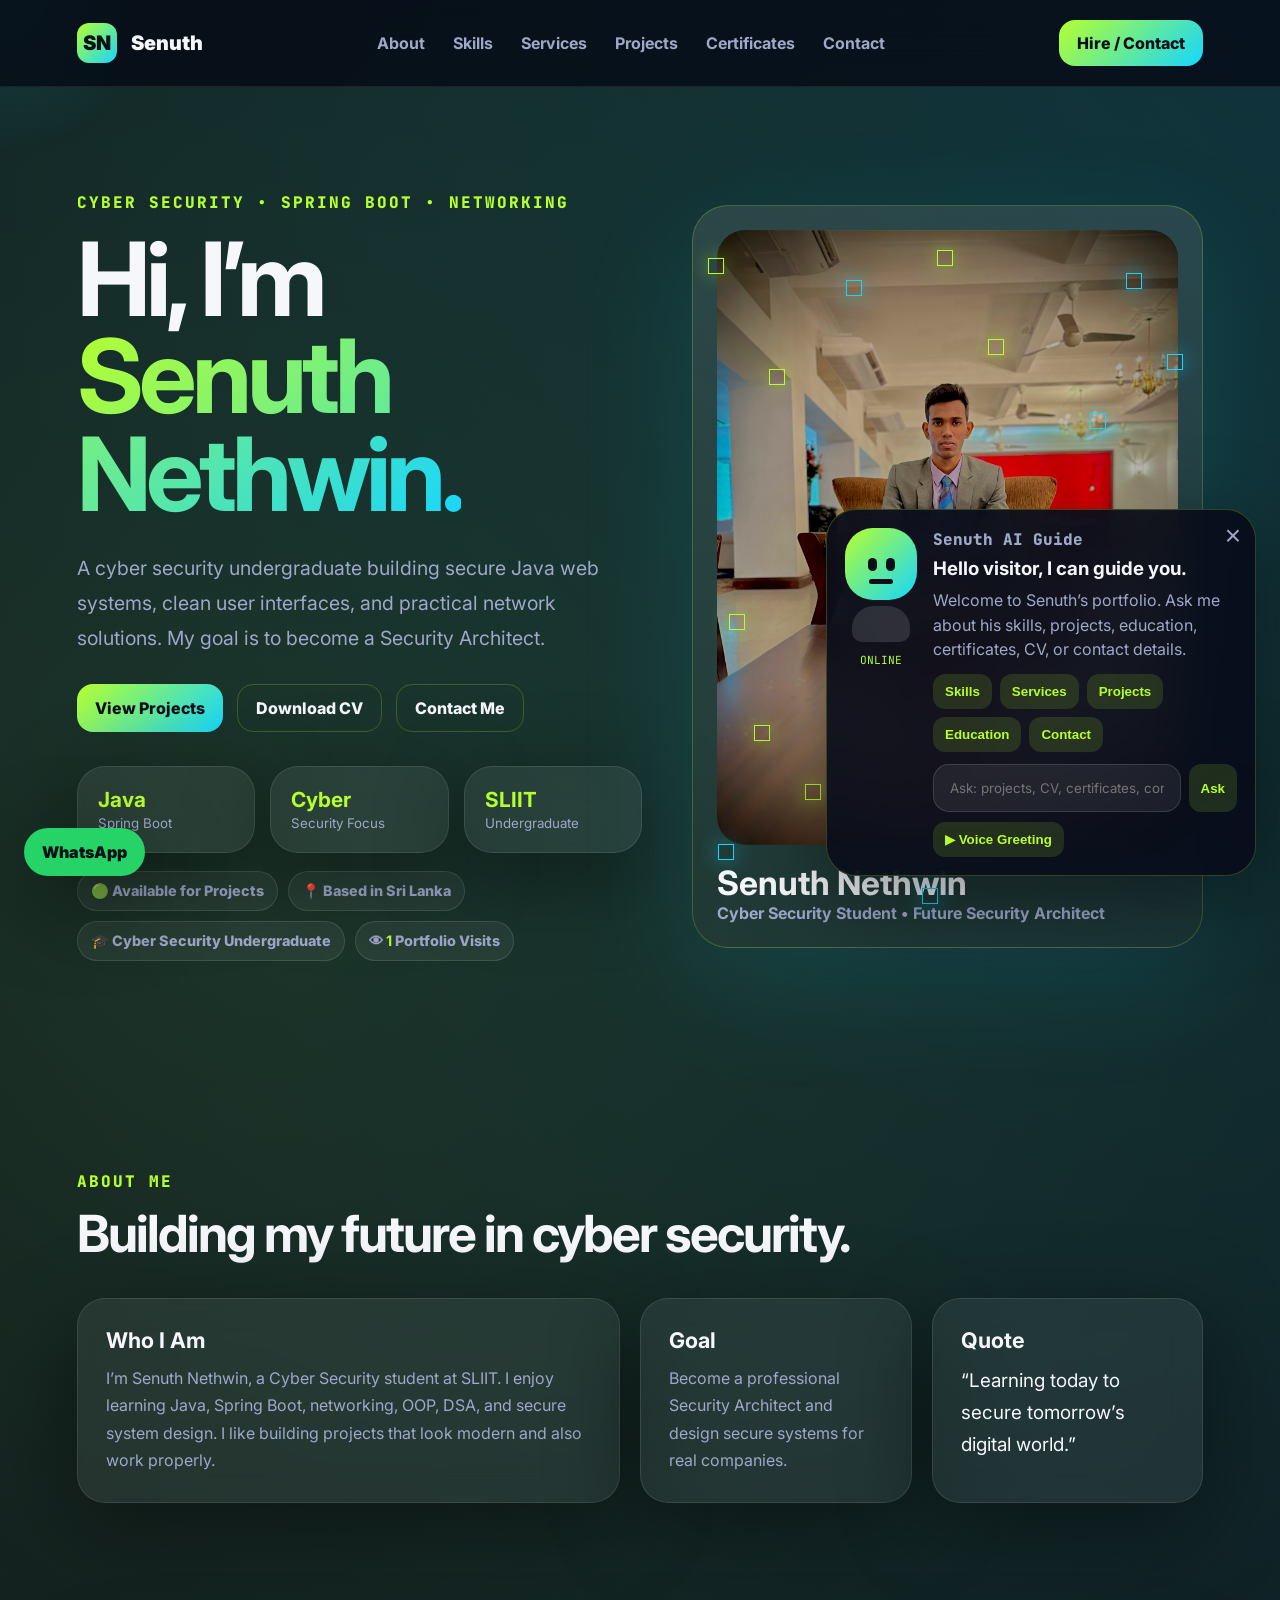
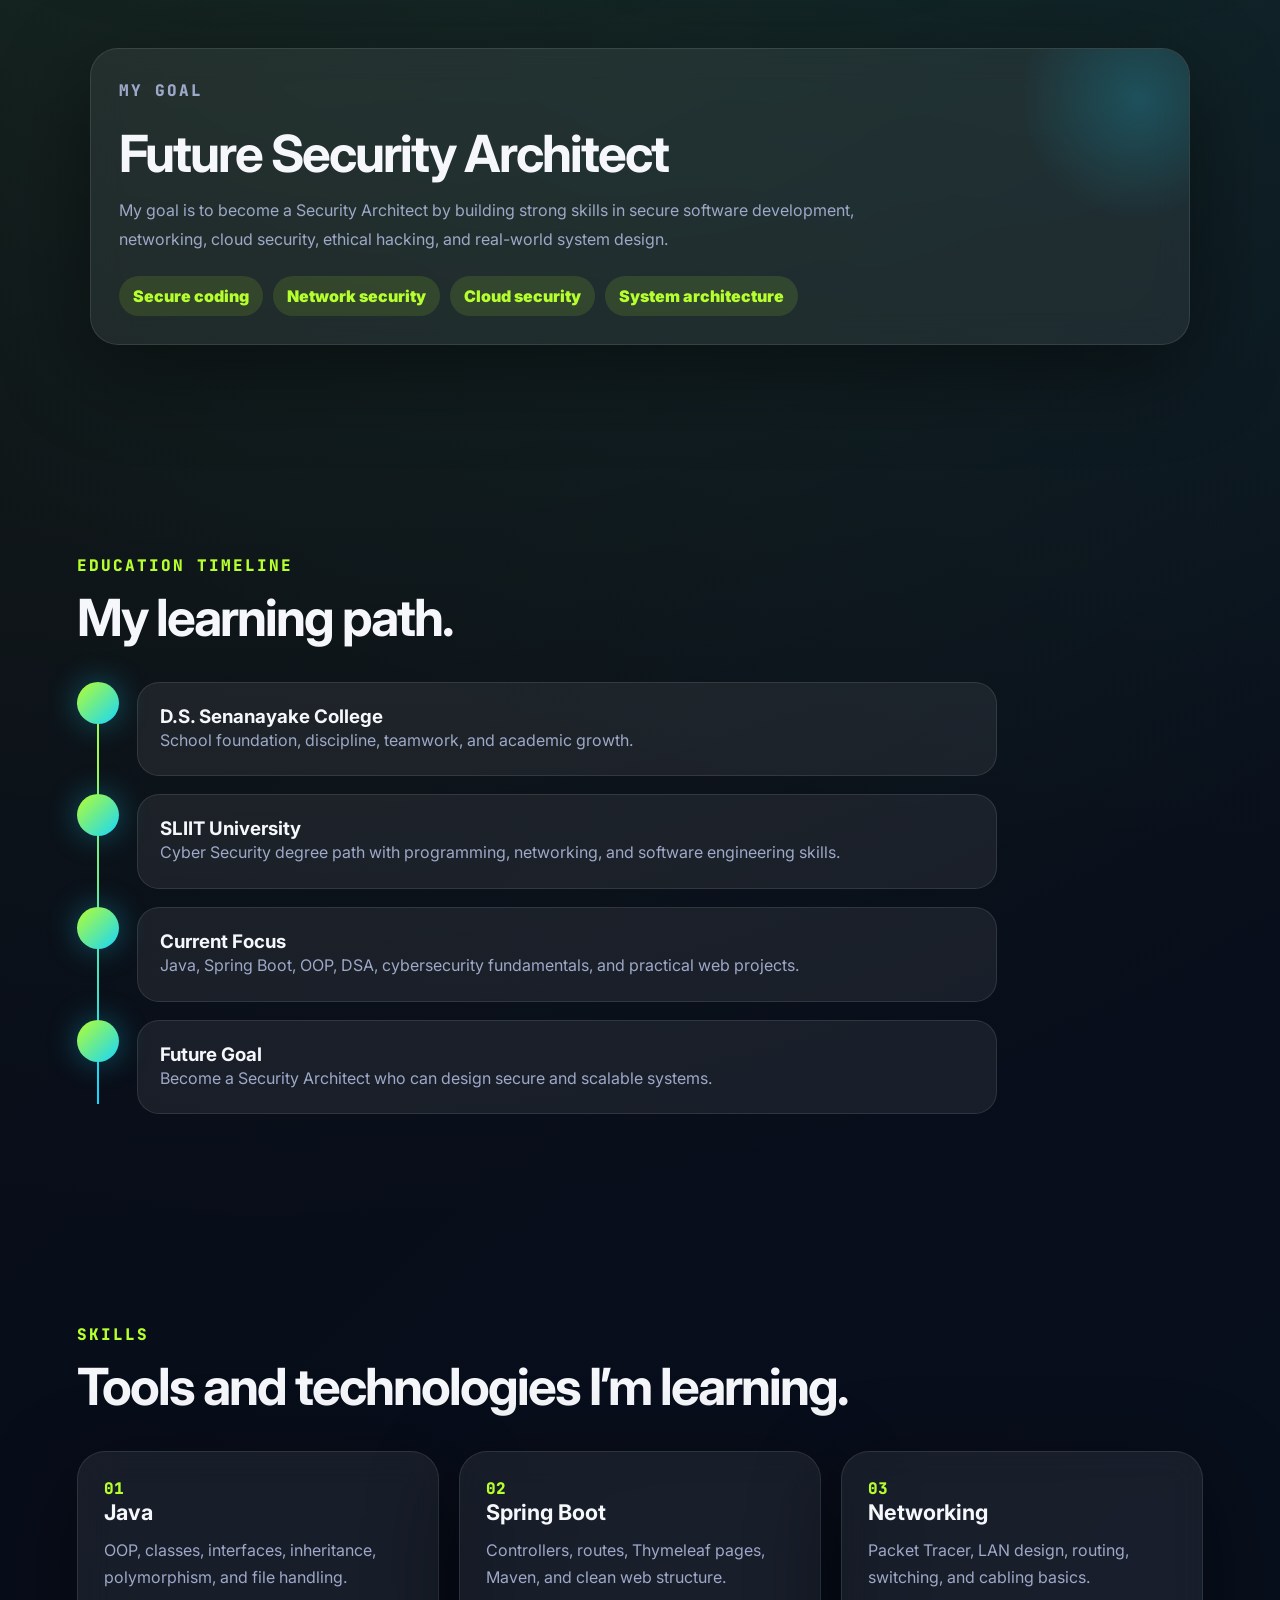
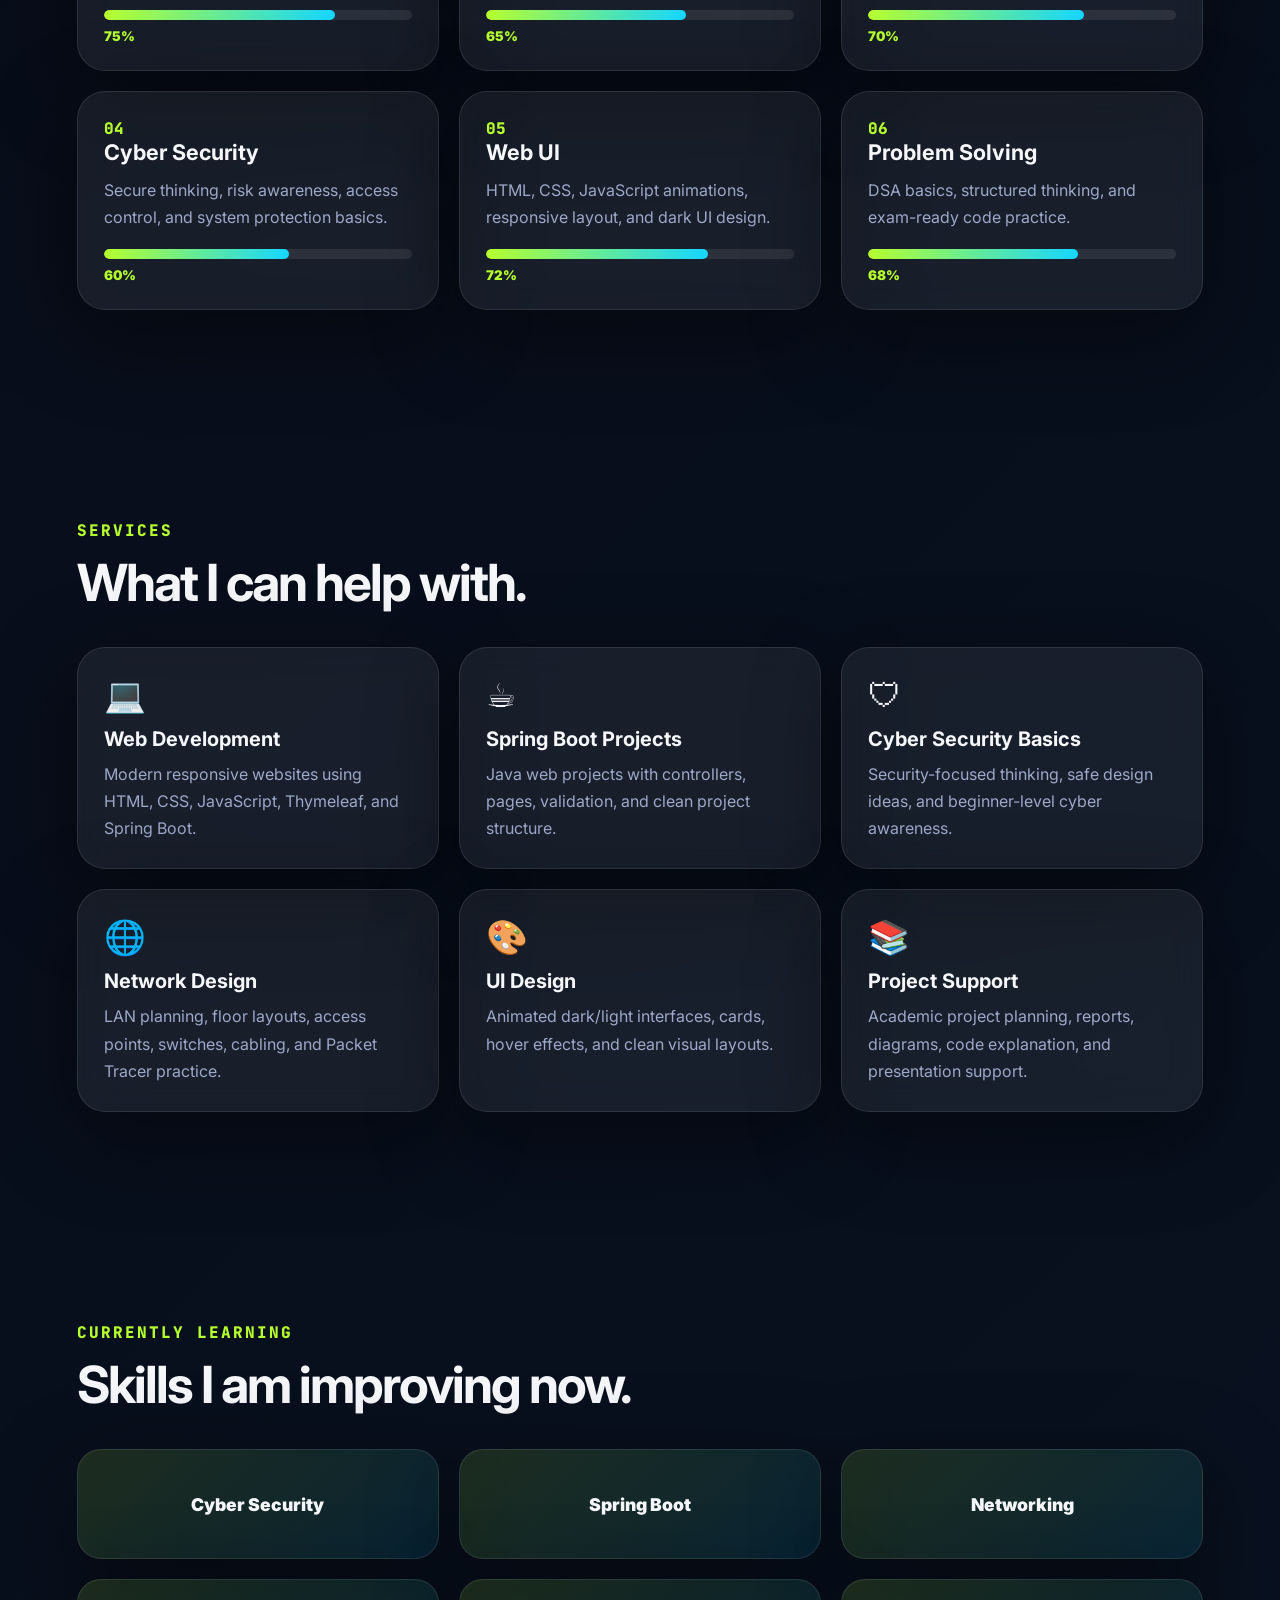
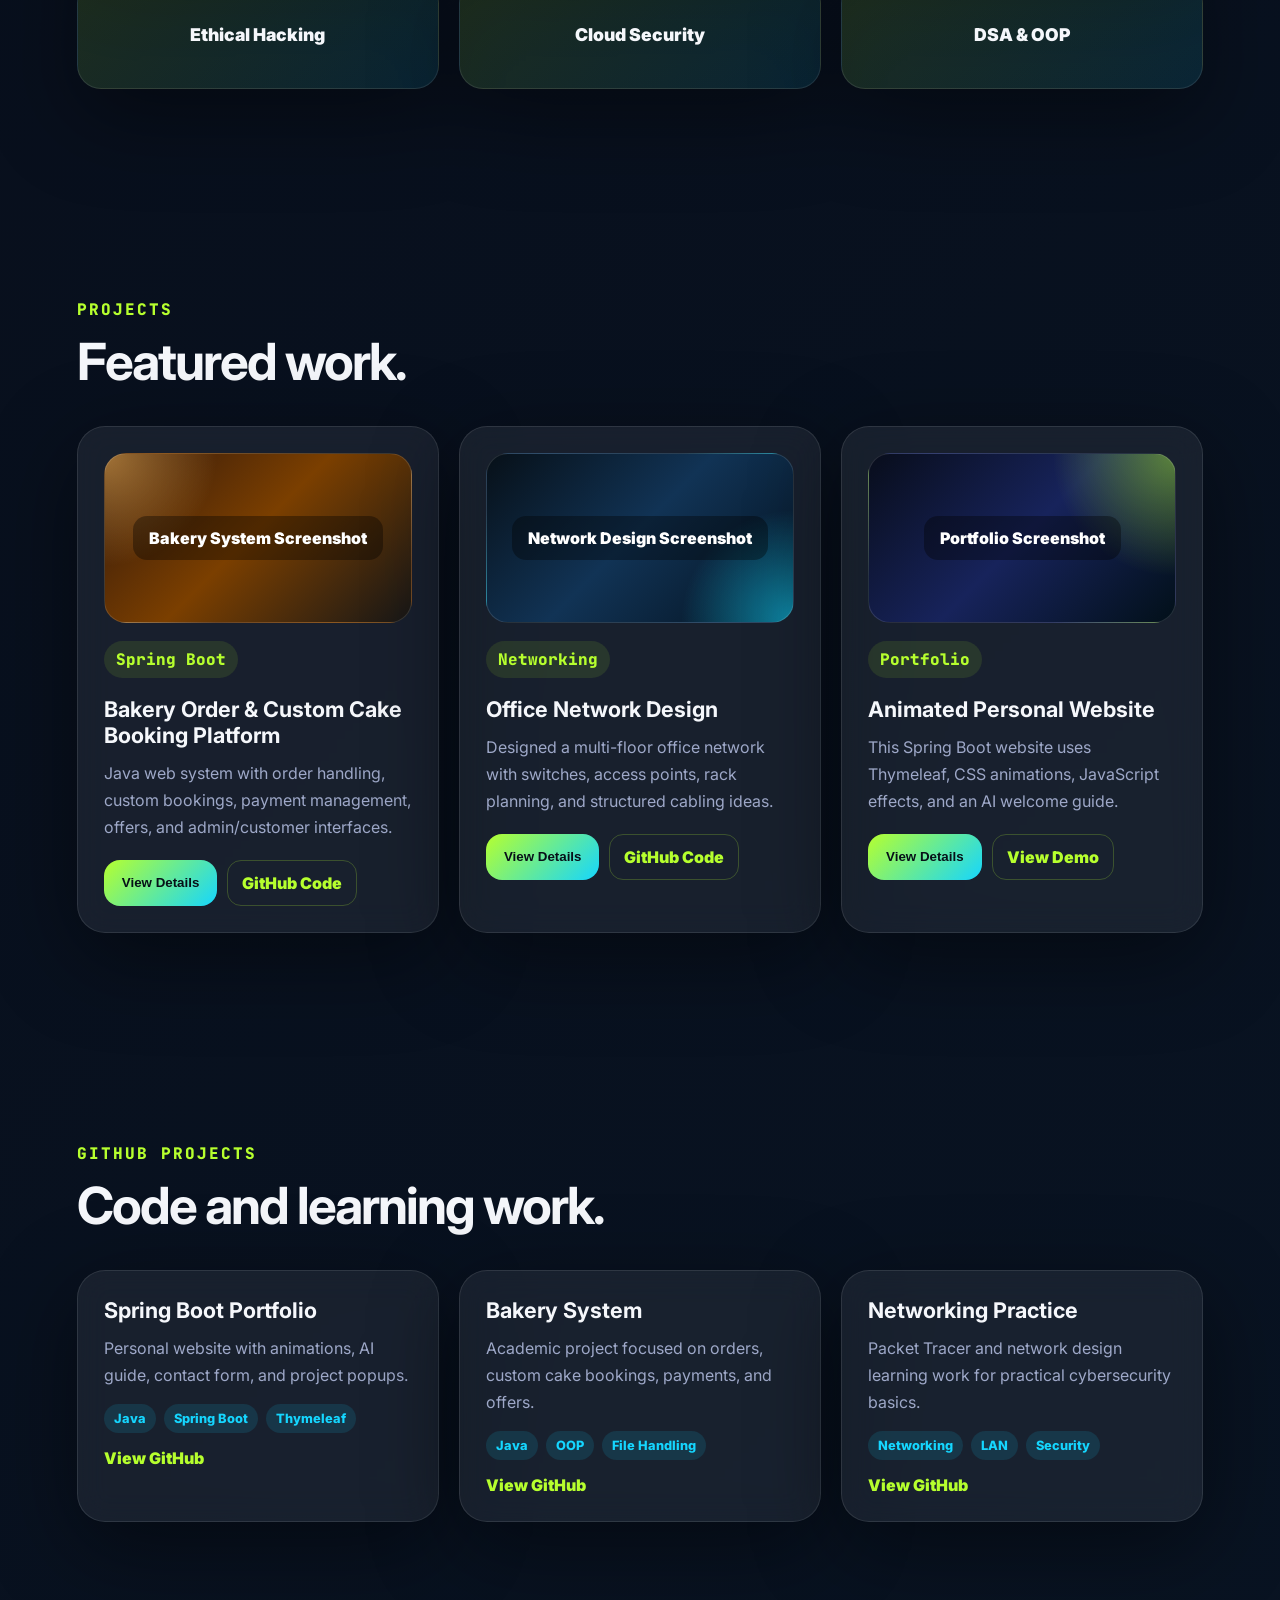
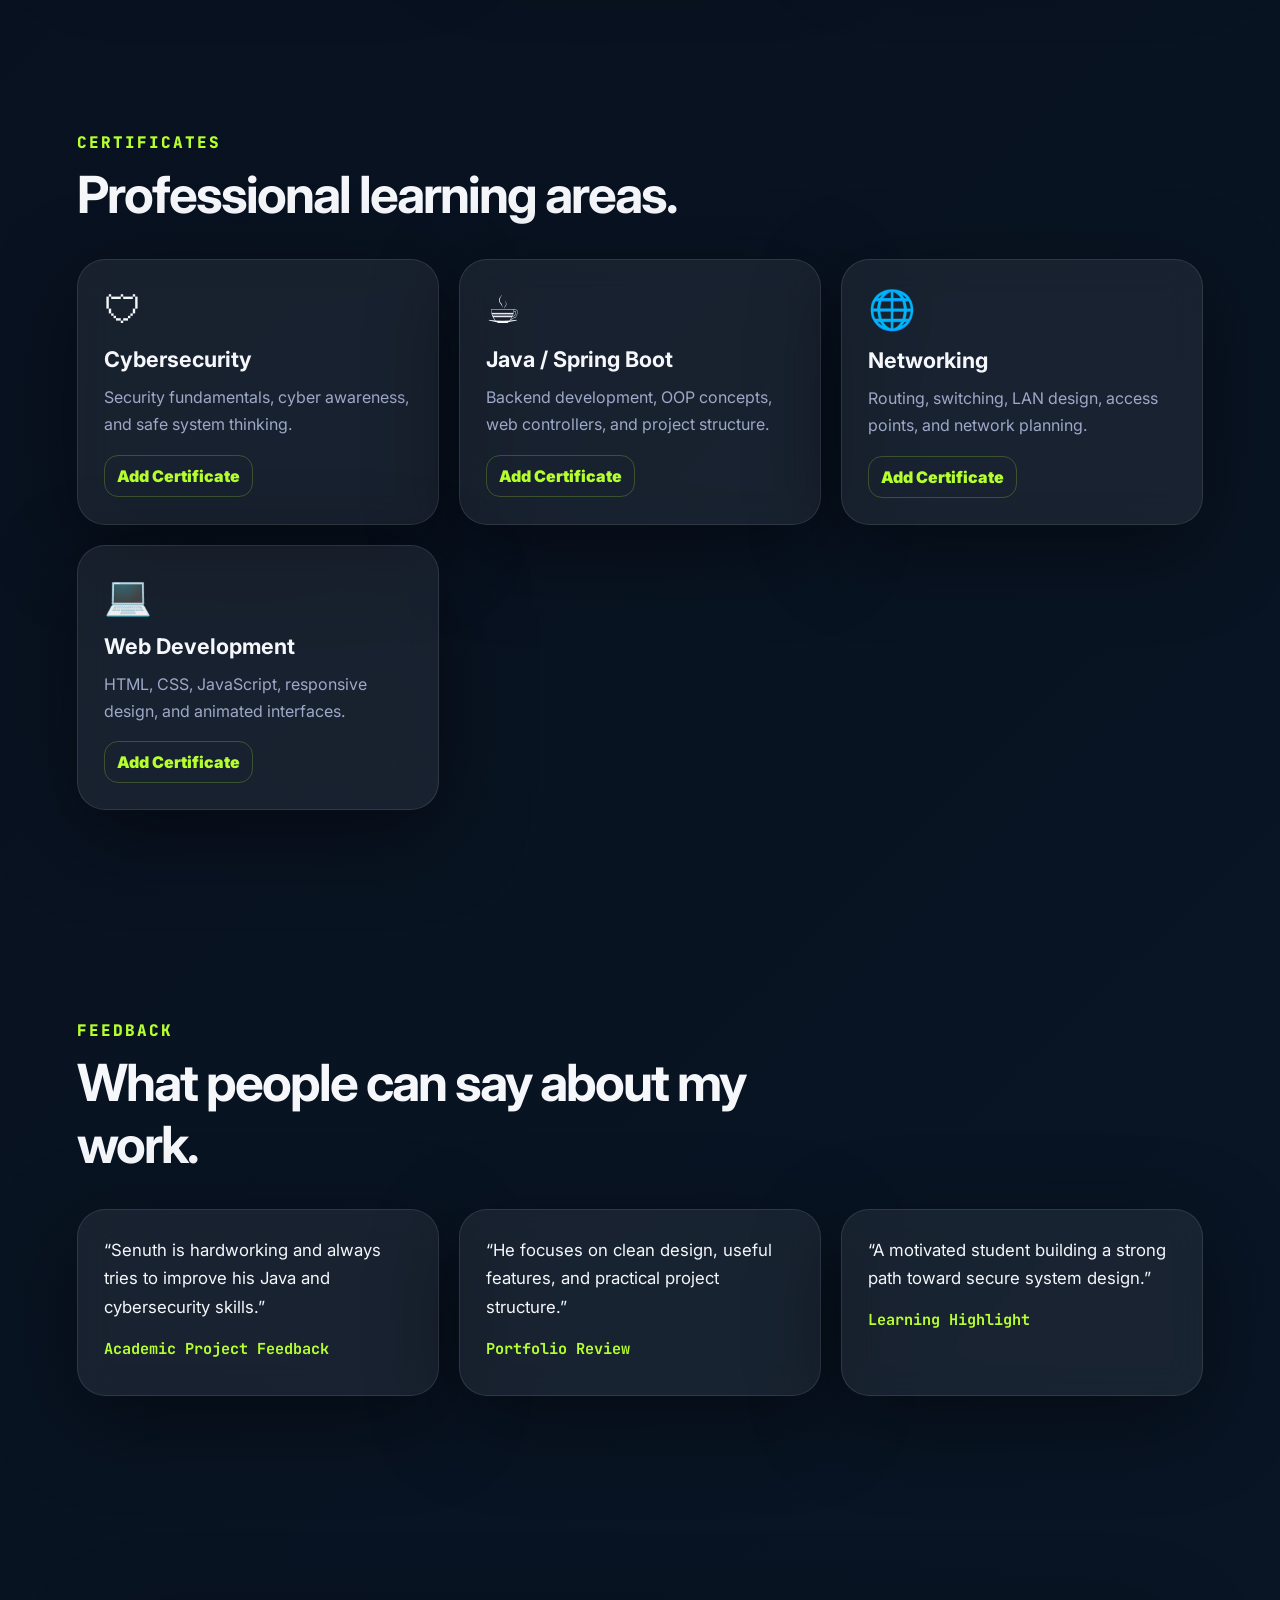
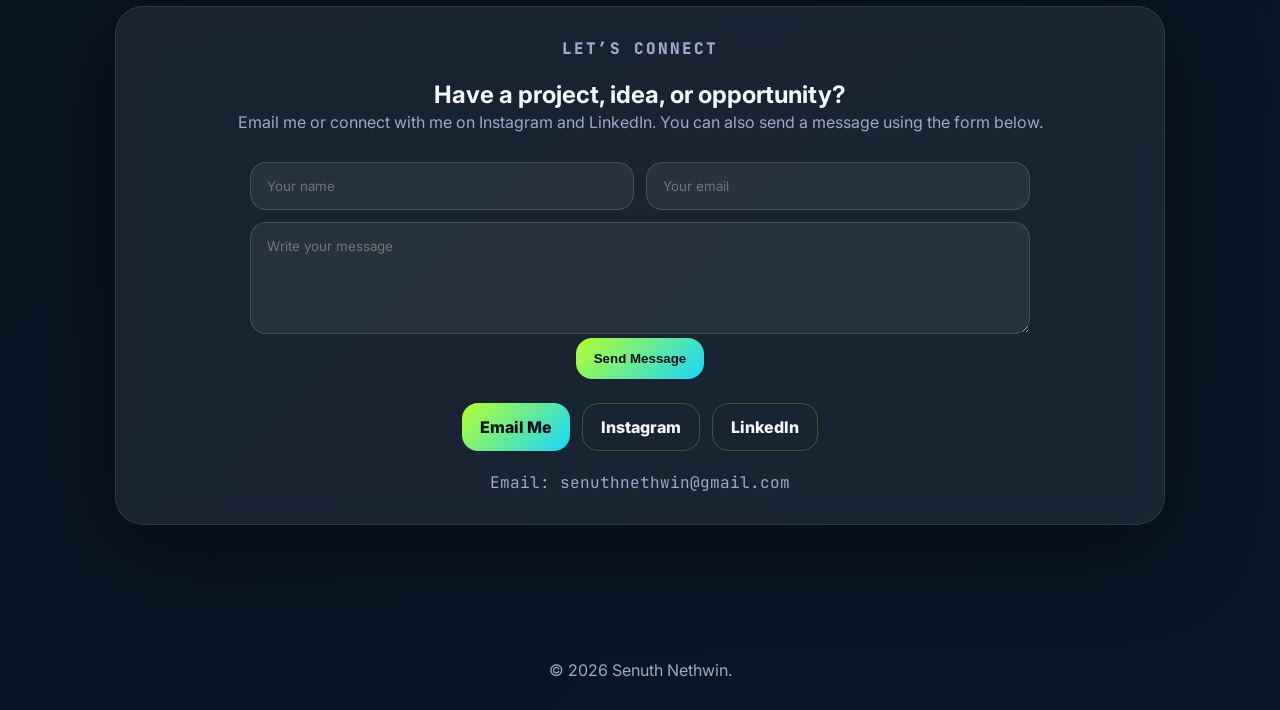
<file: index.html>
<!DOCTYPE html>
<html lang="en">
<head>
    <meta charset="UTF-8">
    <meta name="viewport" content="width=device-width, initial-scale=1.0">
    <title>Senuth Nethwin | Cyber Security Portfolio</title>
    <link rel="preconnect" href="https://fonts.googleapis.com">
    <link rel="preconnect" href="https://fonts.gstatic.com" crossorigin>
    <link href="https://fonts.googleapis.com/css2?family=Inter:wght@400;500;700;800;900&family=JetBrains+Mono:wght@500;700&display=swap" rel="stylesheet">
    <link rel="stylesheet" href="css/style.css">
</head>
<body>
<div class="noise"></div>
<div class="cursor-glow"></div>

<div id="loader" class="loader">
    <div class="access-card">
        <div class="loader-ring"></div>
        <p id="loaderText">Initializing Senuth Portfolio...</p>
        <div class="loader-bar"><span></span></div>
    </div>
</div>

<button class="theme-toggle" id="themeToggle" aria-label="Toggle dark and light mode">☾ Dark</button>

<button class="ai-launcher" id="aiLauncher" aria-label="Turn on Senuth AI Guide">
    <span class="launcher-face">AI</span>
    <span>Turn on Senuth AI Guide</span>
</button>

<div class="ai-popup" id="aiPopup">
    <button class="close-ai" id="closeAi">×</button>
    <div class="ai-human">
        <div class="ai-head">
            <div class="ai-eye"></div>
            <div class="ai-eye"></div>
            <div class="ai-mouth"></div>
        </div>
        <div class="ai-body"></div>
        <span class="ai-status">ONLINE</span>
    </div>
    <div class="ai-content">
        <p class="ai-label">Senuth AI Guide</p>
        <h3>Hello visitor, I can guide you.</h3>
        <p id="aiMessage">Welcome to Senuth’s portfolio. Ask me about his skills, projects, education, certificates, CV, or contact details.</p>
        <div class="ai-quick-actions">
            <button data-answer="skills">Skills</button>
            <button data-answer="services">Services</button>
            <button data-answer="projects">Projects</button>
            <button data-answer="education">Education</button>
            <button data-answer="contact">Contact</button>
        </div>
        <div class="ai-chat-row">
            <input id="aiInput" type="text" placeholder="Ask: projects, CV, certificates, contact...">
            <button id="askAi">Ask</button>
        </div>
        <button class="ai-btn" id="startVoice">▶ Voice Greeting</button>
    </div>
</div>

<header class="navbar">
    <a class="brand" href="#home"><span>SN</span> Senuth</a>
    <nav>
        <a href="#about">About</a>
        <a href="#skills">Skills</a>
        <a href="#services">Services</a>
        <a href="#projects">Projects</a>
        <a href="#certificates">Certificates</a>
        <a href="#contact">Contact</a>
    </nav>
    <a class="nav-btn" href="mailto:senuthnethwin@gmail.com">Hire / Contact</a>
</header>

<main>
    <section id="home" class="hero section reveal">
        <div class="hero-left">
            <p class="eyebrow">Cyber Security • Spring Boot • Networking</p>
            <h1>Hi, I’m <span>Senuth Nethwin.</span></h1>
            <p class="hero-text">A cyber security undergraduate building secure Java web systems, clean user interfaces, and practical network solutions. My goal is to become a Security Architect.</p>
            <div class="hero-actions">
                <a href="#projects" class="primary-btn">View Projects</a>
                <a href="docs/Senuth-Nethwin-CV.pdf" class="secondary-btn" download="Senuth-Nethwin-CV.pdf">Download CV</a>
                <a href="#contact" class="secondary-btn">Contact Me</a>
            </div>
            <div class="stats">
                <div><strong>Java</strong><small>Spring Boot</small></div>
                <div><strong>Cyber</strong><small>Security Focus</small></div>
                <div><strong>SLIIT</strong><small>Undergraduate</small></div>
            </div>
            <div class="status-badges">
                <span>🟢 Available for Projects</span>
                <span>📍 Based in Sri Lanka</span>
                <span>🎓 Cyber Security Undergraduate</span>
                <span>👁 <b id="visitorCount">0</b> Portfolio Visits</span>
            </div>
        </div>
        <div class="hero-right">
            <div class="profile-animation-card reveal">
                <div class="matrix-boxes" aria-hidden="true">
                    <span></span><span></span><span></span><span></span><span></span>
                    <span></span><span></span><span></span><span></span><span></span>
                    <span></span><span></span><span></span><span></span><span></span>
                    <span></span><span></span><span></span><span></span><span></span>
                </div>
                <div class="profile-placeholder photo-build">
                    <img src="images/senuth-profile.jpeg" alt="Senuth Nethwin profile photo">
                </div>
                <h3>Senuth Nethwin</h3>
                <p>Cyber Security Student • Future Security Architect</p>
            </div>
        </div>
    </section>

    <section id="about" class="section reveal">
        <div class="section-title">
            <p>About Me</p>
            <h2>Building my future in cyber security.</h2>
        </div>
        <div class="about-grid">
            <div class="glass-card big-card">
                <h3>Who I Am</h3>
                <p>I’m Senuth Nethwin, a Cyber Security student at SLIIT. I enjoy learning Java, Spring Boot, networking, OOP, DSA, and secure system design. I like building projects that look modern and also work properly.</p>
            </div>
            <div class="glass-card">
                <h3>Goal</h3>
                <p>Become a professional Security Architect and design secure systems for real companies.</p>
            </div>
            <div class="glass-card quote-card">
                <h3>Quote</h3>
                <p>“Learning today to secure tomorrow’s digital world.”</p>
            </div>
        </div>
    </section>


    <section id="goal" class="section reveal goal-section">
        <div class="goal-card glass-card">
            <p class="eyebrow">My Goal</p>
            <h2>Future Security Architect</h2>
            <p>My goal is to become a Security Architect by building strong skills in secure software development, networking, cloud security, ethical hacking, and real-world system design.</p>
            <div class="goal-points">
                <span>Secure coding</span>
                <span>Network security</span>
                <span>Cloud security</span>
                <span>System architecture</span>
            </div>
        </div>
    </section>

    <section id="education" class="section reveal">
        <div class="section-title">
            <p>Education Timeline</p>
            <h2>My learning path.</h2>
        </div>
        <div class="timeline">
            <div class="timeline-item"><span></span><div><h3>D.S. Senanayake College</h3><p>School foundation, discipline, teamwork, and academic growth.</p></div></div>
            <div class="timeline-item"><span></span><div><h3>SLIIT University</h3><p>Cyber Security degree path with programming, networking, and software engineering skills.</p></div></div>
            <div class="timeline-item"><span></span><div><h3>Current Focus</h3><p>Java, Spring Boot, OOP, DSA, cybersecurity fundamentals, and practical web projects.</p></div></div>
            <div class="timeline-item"><span></span><div><h3>Future Goal</h3><p>Become a Security Architect who can design secure and scalable systems.</p></div></div>
        </div>
    </section>

    <section id="skills" class="section reveal">
        <div class="section-title">
            <p>Skills</p>
            <h2>Tools and technologies I’m learning.</h2>
        </div>
        <div class="skills-grid">
            <div class="skill-card"><span>01</span><h3>Java</h3><p>OOP, classes, interfaces, inheritance, polymorphism, and file handling.</p><div class="skill-meter"><b style="width:75%"></b></div><small>75%</small></div>
            <div class="skill-card"><span>02</span><h3>Spring Boot</h3><p>Controllers, routes, Thymeleaf pages, Maven, and clean web structure.</p><div class="skill-meter"><b style="width:65%"></b></div><small>65%</small></div>
            <div class="skill-card"><span>03</span><h3>Networking</h3><p>Packet Tracer, LAN design, routing, switching, and cabling basics.</p><div class="skill-meter"><b style="width:70%"></b></div><small>70%</small></div>
            <div class="skill-card"><span>04</span><h3>Cyber Security</h3><p>Secure thinking, risk awareness, access control, and system protection basics.</p><div class="skill-meter"><b style="width:60%"></b></div><small>60%</small></div>
            <div class="skill-card"><span>05</span><h3>Web UI</h3><p>HTML, CSS, JavaScript animations, responsive layout, and dark UI design.</p><div class="skill-meter"><b style="width:72%"></b></div><small>72%</small></div>
            <div class="skill-card"><span>06</span><h3>Problem Solving</h3><p>DSA basics, structured thinking, and exam-ready code practice.</p><div class="skill-meter"><b style="width:68%"></b></div><small>68%</small></div>
        </div>
    </section>


    <section id="services" class="section reveal">
        <div class="section-title">
            <p>Services</p>
            <h2>What I can help with.</h2>
        </div>
        <div class="services-grid">
            <div class="service-card"><span>💻</span><h3>Web Development</h3><p>Modern responsive websites using HTML, CSS, JavaScript, Thymeleaf, and Spring Boot.</p></div>
            <div class="service-card"><span>☕</span><h3>Spring Boot Projects</h3><p>Java web projects with controllers, pages, validation, and clean project structure.</p></div>
            <div class="service-card"><span>🛡</span><h3>Cyber Security Basics</h3><p>Security-focused thinking, safe design ideas, and beginner-level cyber awareness.</p></div>
            <div class="service-card"><span>🌐</span><h3>Network Design</h3><p>LAN planning, floor layouts, access points, switches, cabling, and Packet Tracer practice.</p></div>
            <div class="service-card"><span>🎨</span><h3>UI Design</h3><p>Animated dark/light interfaces, cards, hover effects, and clean visual layouts.</p></div>
            <div class="service-card"><span>📚</span><h3>Project Support</h3><p>Academic project planning, reports, diagrams, code explanation, and presentation support.</p></div>
        </div>
    </section>

    <section id="learning" class="section reveal learning-section">
        <div class="section-title">
            <p>Currently Learning</p>
            <h2>Skills I am improving now.</h2>
        </div>
        <div class="learning-grid">
            <div>Cyber Security</div>
            <div>Spring Boot</div>
            <div>Networking</div>
            <div>Ethical Hacking</div>
            <div>Cloud Security</div>
            <div>DSA & OOP</div>
        </div>
    </section>

    <section id="projects" class="section reveal">
        <div class="section-title">
            <p>Projects</p>
            <h2>Featured work.</h2>
        </div>
        <div class="project-grid">
            <article class="project-card" data-project="bakery">
                <div class="project-shot bakery-shot"><span>Bakery System Screenshot</span></div>
                <div class="project-top">Spring Boot</div>
                <h3>Bakery Order & Custom Cake Booking Platform</h3>
                <p>Java web system with order handling, custom bookings, payment management, offers, and admin/customer interfaces.</p>
                <div class="project-actions"><button class="open-project" type="button">View Details</button><a href="https://github.com/senuthnethwin" target="_blank" rel="noopener noreferrer">GitHub Code</a></div>
            </article>
            <article class="project-card" data-project="network">
                <div class="project-shot network-shot"><span>Network Design Screenshot</span></div>
                <div class="project-top">Networking</div>
                <h3>Office Network Design</h3>
                <p>Designed a multi-floor office network with switches, access points, rack planning, and structured cabling ideas.</p>
                <div class="project-actions"><button class="open-project" type="button">View Details</button><a href="https://github.com/senuthnethwin" target="_blank" rel="noopener noreferrer">GitHub Code</a></div>
            </article>
            <article class="project-card" data-project="portfolio">
                <div class="project-shot portfolio-shot"><span>Portfolio Screenshot</span></div>
                <div class="project-top">Portfolio</div>
                <h3>Animated Personal Website</h3>
                <p>This Spring Boot website uses Thymeleaf, CSS animations, JavaScript effects, and an AI welcome guide.</p>
                <div class="project-actions"><button class="open-project" type="button">View Details</button><a href="#home">View Demo</a></div>
            </article>
        </div>
    </section>

    <section id="github" class="section reveal">
        <div class="section-title">
            <p>GitHub Projects</p>
            <h2>Code and learning work.</h2>
        </div>
        <div class="github-grid">
            <div class="github-card"><h3>Spring Boot Portfolio</h3><p>Personal website with animations, AI guide, contact form, and project popups.</p><div><span>Java</span><span>Spring Boot</span><span>Thymeleaf</span></div><a href="https://github.com/senuthnethwin" target="_blank" rel="noopener noreferrer">View GitHub</a></div>
            <div class="github-card"><h3>Bakery System</h3><p>Academic project focused on orders, custom cake bookings, payments, and offers.</p><div><span>Java</span><span>OOP</span><span>File Handling</span></div><a href="https://github.com/senuthnethwin" target="_blank" rel="noopener noreferrer">View GitHub</a></div>
            <div class="github-card"><h3>Networking Practice</h3><p>Packet Tracer and network design learning work for practical cybersecurity basics.</p><div><span>Networking</span><span>LAN</span><span>Security</span></div><a href="https://github.com/senuthnethwin" target="_blank" rel="noopener noreferrer">View GitHub</a></div>
        </div>
    </section>

    <section id="certificates" class="section reveal">
        <div class="section-title">
            <p>Certificates</p>
            <h2>Professional learning areas.</h2>
        </div>
        <div class="cert-grid">
            <div class="cert-card"><span>🛡</span><h3>Cybersecurity</h3><p>Security fundamentals, cyber awareness, and safe system thinking.</p><a href="#contact">Add Certificate</a></div>
            <div class="cert-card"><span>☕</span><h3>Java / Spring Boot</h3><p>Backend development, OOP concepts, web controllers, and project structure.</p><a href="#contact">Add Certificate</a></div>
            <div class="cert-card"><span>🌐</span><h3>Networking</h3><p>Routing, switching, LAN design, access points, and network planning.</p><a href="#contact">Add Certificate</a></div>
            <div class="cert-card"><span>💻</span><h3>Web Development</h3><p>HTML, CSS, JavaScript, responsive design, and animated interfaces.</p><a href="#contact">Add Certificate</a></div>
        </div>
    </section>


    <section id="testimonials" class="section reveal">
        <div class="section-title">
            <p>Feedback</p>
            <h2>What people can say about my work.</h2>
        </div>
        <div class="testimonial-grid">
            <div class="testimonial-card"><p>“Senuth is hardworking and always tries to improve his Java and cybersecurity skills.”</p><h3>Academic Project Feedback</h3></div>
            <div class="testimonial-card"><p>“He focuses on clean design, useful features, and practical project structure.”</p><h3>Portfolio Review</h3></div>
            <div class="testimonial-card"><p>“A motivated student building a strong path toward secure system design.”</p><h3>Learning Highlight</h3></div>
        </div>
    </section>

    <section id="contact" class="section reveal contact-section">
        <div class="glass-card contact-card">
            <p class="eyebrow">Let’s Connect</p>
            <h2>Have a project, idea, or opportunity?</h2>
            <p>Email me or connect with me on Instagram and LinkedIn. You can also send a message using the form below.</p>
            <form class="contact-form" id="contactForm">
                <div class="form-row">
                    <input type="text" id="visitorName" placeholder="Your name" required>
                    <input type="email" id="visitorEmail" placeholder="Your email" required>
                </div>
                <textarea id="visitorMessage" placeholder="Write your message" rows="5" required></textarea>
                <button class="primary-btn" type="submit">Send Message</button>
                <p id="formStatus" class="form-status"></p>
            </form>
            <div class="contact-links">
                <a class="primary-btn" href="mailto:senuthnethwin@gmail.com">Email Me</a>
                <a class="social-btn" href="https://www.instagram.com/senuthnethwin" target="_blank" rel="noopener noreferrer">Instagram</a>
                <a class="social-btn" href="https://www.linkedin.com/in/senuth-nethwin-780298219" target="_blank" rel="noopener noreferrer">LinkedIn</a>
            </div>
            <p class="contact-note">Email: senuthnethwin@gmail.com</p>
        </div>
    </section>
</main>

<div class="project-modal" id="projectModal" aria-hidden="true">
    <div class="modal-card">
        <button class="modal-close" id="modalClose">×</button>
        <p class="modal-tag" id="modalTag">Project</p>
        <h2 id="modalTitle">Project Title</h2>
        <p id="modalDescription">Project description</p>
        <div class="modal-info">
            <div><strong>Technologies</strong><span id="modalTech">Java</span></div>
            <div><strong>My Role</strong><span id="modalRole">Developer</span></div>
            <div><strong>Status</strong><span id="modalStatus">Learning Project</span></div>
        </div>
        <a class="primary-btn" id="modalLink" href="https://github.com/senuthnethwin" target="_blank" rel="noopener noreferrer">Open GitHub</a>
    </div>
</div>

<a class="whatsapp-float" href="https://wa.me/?text=Hello%20Senuth,%20I%20visited%20your%20portfolio" target="_blank" rel="noopener noreferrer" aria-label="Contact Senuth on WhatsApp">WhatsApp</a>

<footer>
    <p>© 2026 Senuth Nethwin.</p>
</footer>

<script src="js/script.js"></script>
</body>
</html>
</file>
<file: css/style.css>
:root{
    --bg:#070914;
    --bg2:#091626;
    --text:#f5f7fb;
    --muted:#9ea8c8;
    --line:rgba(186,255,53,.22);
    --lime:#b6ff2e;
    --cyan:#15d6ff;
    --card:rgba(255,255,255,.065);
    --card2:rgba(255,255,255,.1);
    --shadow:0 24px 90px rgba(0,0,0,.45);
}
*{box-sizing:border-box;margin:0;padding:0}
html{scroll-behavior:smooth}
body{
    font-family:Inter,system-ui,sans-serif;
    background:radial-gradient(circle at top right,rgba(21,214,255,.16),transparent 28%),radial-gradient(circle at 20% 10%,rgba(182,255,46,.12),transparent 25%),linear-gradient(135deg,var(--bg),var(--bg2));
    color:var(--text);min-height:100vh;overflow-x:hidden;
}
body.light{
    --bg:#f7fbff;--bg2:#edf5ff;--text:#07111f;--muted:#506075;--card:rgba(255,255,255,.72);--card2:rgba(255,255,255,.95);--shadow:0 24px 70px rgba(30,70,120,.16);
    background:radial-gradient(circle at top right,rgba(21,214,255,.25),transparent 28%),radial-gradient(circle at 10% 20%,rgba(182,255,46,.35),transparent 22%),linear-gradient(135deg,var(--bg),var(--bg2));
}
a{text-decoration:none;color:inherit}.noise{position:fixed;inset:0;pointer-events:none;z-index:-2;opacity:.08;background-image:linear-gradient(rgba(255,255,255,.08) 1px,transparent 1px),linear-gradient(90deg,rgba(255,255,255,.08) 1px,transparent 1px);background-size:48px 48px}.cursor-glow{position:fixed;width:340px;height:340px;border-radius:50%;background:radial-gradient(circle,rgba(21,214,255,.12),transparent 65%);pointer-events:none;z-index:-1;transform:translate(-50%,-50%)}
.loader{position:fixed;inset:0;background:#050713;display:grid;place-items:center;z-index:1000;transition:.6s ease}.loader.hide{opacity:0;visibility:hidden}.access-card{width:min(520px,90vw);padding:38px;border:1px solid var(--line);border-radius:28px;background:rgba(8,13,27,.85);box-shadow:var(--shadow);text-align:center}.loader-ring{width:72px;height:72px;border-radius:50%;border:4px solid rgba(255,255,255,.1);border-top-color:var(--lime);margin:0 auto 18px;animation:spin 1s linear infinite}.loader p{font-family:'JetBrains Mono',monospace;color:var(--lime);letter-spacing:1px}.loader-bar{height:8px;background:rgba(255,255,255,.08);border-radius:99px;margin-top:18px;overflow:hidden}.loader-bar span{display:block;height:100%;width:100%;background:linear-gradient(90deg,var(--lime),var(--cyan));animation:loadbar 2.4s ease forwards}@keyframes spin{to{transform:rotate(360deg)}}@keyframes loadbar{from{transform:translateX(-100%)}to{transform:translateX(0)}}
.navbar{position:sticky;top:0;z-index:40;display:flex;align-items:center;justify-content:space-between;padding:20px 6vw;background:rgba(5,7,19,.74);backdrop-filter:blur(18px);border-bottom:1px solid rgba(255,255,255,.08)}body.light .navbar{background:rgba(255,255,255,.72)}.brand{font-weight:900;font-size:1.25rem}.brand span{display:inline-grid;place-items:center;margin-right:10px;width:40px;height:40px;border-radius:12px;background:linear-gradient(135deg,var(--lime),var(--cyan));color:#061018}.navbar nav{display:flex;gap:28px}.navbar nav a{color:var(--muted);font-weight:700}.navbar nav a:hover{color:var(--lime)}.nav-btn,.primary-btn,.secondary-btn,.social-btn,.open-project{border:1px solid var(--line);border-radius:16px;padding:13px 18px;font-weight:800;transition:.25s ease;display:inline-flex;align-items:center;justify-content:center;gap:8px}.nav-btn,.primary-btn,.open-project{background:linear-gradient(135deg,var(--lime),var(--cyan));color:#071018;border:none}.secondary-btn,.social-btn{background:transparent;color:var(--text)}.nav-btn:hover,.primary-btn:hover,.secondary-btn:hover,.social-btn:hover,.open-project:hover{transform:translateY(-3px);box-shadow:0 18px 40px rgba(21,214,255,.18)}
.theme-toggle{position:fixed;right:24px;bottom:98px;z-index:60;padding:12px 16px;border-radius:999px;border:1px solid var(--line);background:rgba(5,7,19,.82);color:var(--text);font-weight:900;cursor:pointer;box-shadow:var(--shadow)}body.light .theme-toggle{background:#fff}.section{padding:105px 6vw}.hero{min-height:92vh;display:grid;grid-template-columns:1.05fr .95fr;align-items:center;gap:50px}.eyebrow{font-family:'JetBrains Mono',monospace;color:var(--lime);text-transform:uppercase;letter-spacing:2px;font-weight:800;margin-bottom:18px}.hero h1{font-size:clamp(3.3rem,8vw,7.8rem);line-height:.95;letter-spacing:-5px}.hero h1 span{background:linear-gradient(135deg,var(--lime),var(--cyan));-webkit-background-clip:text;color:transparent}.hero-text{color:var(--muted);font-size:1.22rem;line-height:1.8;margin:28px 0;max-width:720px}.hero-actions{display:flex;gap:14px;flex-wrap:wrap}.stats{display:grid;grid-template-columns:repeat(3,1fr);gap:15px;margin-top:34px}.stats div,.glass-card,.skill-card,.project-card,.cert-card,.github-card{background:var(--card);border:1px solid rgba(255,255,255,.1);border-radius:28px;box-shadow:var(--shadow);backdrop-filter:blur(16px)}.stats div{padding:20px}.stats strong{display:block;color:var(--lime);font-size:1.3rem}.stats small{color:var(--muted)}
.profile-animation-card{position:relative;max-width:530px;margin-left:auto;padding:24px;border-radius:36px;background:linear-gradient(180deg,rgba(255,255,255,.1),rgba(255,255,255,.04));border:1px solid var(--line);overflow:hidden;box-shadow:0 35px 120px rgba(21,214,255,.12)}.profile-placeholder{position:relative;border-radius:28px;overflow:hidden;min-height:560px;background:#101520;clip-path:inset(0 0 0 0 round 28px);animation:photoBuild 1.7s cubic-bezier(.2,.9,.25,1) both}.profile-placeholder img{width:100%;height:100%;min-height:560px;object-fit:cover;object-position:center;display:block;filter:saturate(1.08) contrast(1.03)}.photo-build::after{content:"";position:absolute;inset:0;background:linear-gradient(90deg,transparent,rgba(255,255,255,.25),transparent);transform:translateX(-120%);animation:shine 3.4s ease infinite}.profile-animation-card h3{font-size:2.1rem;margin-top:18px}.profile-animation-card p{color:var(--muted);font-weight:700}.matrix-boxes span{position:absolute;width:16px;height:16px;border:1px solid var(--cyan);box-shadow:0 0 20px rgba(21,214,255,.45);animation:boxJoin 3s ease-in-out infinite;z-index:3}.matrix-boxes span:nth-child(odd){border-color:var(--lime);box-shadow:0 0 20px rgba(182,255,46,.45)}.matrix-boxes span:nth-child(1){left:3%;top:7%;animation-delay:.1s}.matrix-boxes span:nth-child(2){left:85%;top:9%;animation-delay:.25s}.matrix-boxes span:nth-child(3){left:15%;top:22%;animation-delay:.4s}.matrix-boxes span:nth-child(4){left:78%;top:28%;animation-delay:.55s}.matrix-boxes span:nth-child(5){left:7%;top:55%;animation-delay:.7s}.matrix-boxes span:nth-child(6){left:92%;top:50%;animation-delay:.85s}.matrix-boxes span:nth-child(7){left:22%;top:78%;animation-delay:1s}.matrix-boxes span:nth-child(8){left:70%;top:82%;animation-delay:1.15s}.matrix-boxes span:nth-child(9){left:48%;top:6%;animation-delay:1.3s}.matrix-boxes span:nth-child(10){left:45%;top:92%;animation-delay:1.45s}.matrix-boxes span:nth-child(11){left:58%;top:18%;animation-delay:1.6s}.matrix-boxes span:nth-child(12){left:33%;top:42%;animation-delay:1.75s}.matrix-boxes span:nth-child(13){left:88%;top:70%;animation-delay:1.9s}.matrix-boxes span:nth-child(14){left:5%;top:86%;animation-delay:2.05s}.matrix-boxes span:nth-child(15){left:60%;top:60%;animation-delay:2.2s}.matrix-boxes span:nth-child(16){left:30%;top:10%;animation-delay:2.35s}.matrix-boxes span:nth-child(17){left:12%;top:70%;animation-delay:2.5s}.matrix-boxes span:nth-child(18){left:74%;top:45%;animation-delay:2.65s}.matrix-boxes span:nth-child(19){left:54%;top:75%;animation-delay:2.8s}.matrix-boxes span:nth-child(20){left:93%;top:20%;animation-delay:2.95s}@keyframes photoBuild{0%{clip-path:inset(45% 45% 45% 45% round 28px);filter:blur(12px);transform:scale(.9)}100%{clip-path:inset(0 0 0 0 round 28px);filter:blur(0);transform:scale(1)}}@keyframes shine{50%{transform:translateX(120%)}100%{transform:translateX(120%)}}@keyframes boxJoin{0%,100%{transform:translate(0,0) scale(.75);opacity:.35}50%{transform:translate(-18px,16px) scale(1.35);opacity:1}}
.section-title{max-width:780px;margin-bottom:34px}.section-title p{color:var(--lime);font-family:'JetBrains Mono',monospace;letter-spacing:2px;text-transform:uppercase;font-weight:900}.section-title h2{font-size:clamp(2.2rem,4vw,4.2rem);letter-spacing:-2px;margin-top:10px}.about-grid{display:grid;grid-template-columns:2fr 1fr 1fr;gap:20px}.glass-card{padding:28px}.glass-card h3,.skill-card h3,.project-card h3,.cert-card h3,.github-card h3{font-size:1.35rem;margin-bottom:12px}.glass-card p,.skill-card p,.project-card p,.cert-card p,.github-card p{color:var(--muted);line-height:1.7}.quote-card p{font-size:1.18rem;color:var(--text)}.timeline{position:relative;display:grid;gap:18px;max-width:920px}.timeline::before{content:"";position:absolute;left:20px;top:10px;bottom:10px;width:2px;background:linear-gradient(var(--lime),var(--cyan))}.timeline-item{display:grid;grid-template-columns:42px 1fr;gap:18px}.timeline-item>span{width:42px;height:42px;border-radius:50%;background:linear-gradient(135deg,var(--lime),var(--cyan));box-shadow:0 0 30px rgba(21,214,255,.35);z-index:2}.timeline-item div{padding:22px;border-radius:22px;background:var(--card);border:1px solid rgba(255,255,255,.1)}.timeline-item p{color:var(--muted);line-height:1.6}.skills-grid,.project-grid,.cert-grid,.github-grid{display:grid;grid-template-columns:repeat(3,1fr);gap:20px}.skill-card,.project-card,.cert-card,.github-card{padding:26px;position:relative;overflow:hidden;transition:.25s ease}.skill-card:hover,.project-card:hover,.cert-card:hover,.github-card:hover{transform:translateY(-8px);border-color:var(--line)}.skill-card span{font-family:'JetBrains Mono',monospace;color:var(--lime);font-weight:900}.project-top{display:inline-flex;padding:8px 12px;border-radius:99px;background:rgba(182,255,46,.1);color:var(--lime);font-family:'JetBrains Mono',monospace;font-weight:800;margin-bottom:18px}.open-project{margin-top:18px;cursor:pointer}.github-card div{display:flex;flex-wrap:wrap;gap:8px;margin:15px 0}.github-card div span{font-size:.8rem;padding:7px 10px;border-radius:999px;background:rgba(21,214,255,.12);color:var(--cyan);font-weight:800}.github-card a{color:var(--lime);font-weight:900}.cert-card span{font-size:2.4rem;display:block;margin-bottom:14px}.contact-card{max-width:1050px;margin:auto;text-align:center}.contact-form{margin:26px auto 24px;max-width:780px}.form-row{display:grid;grid-template-columns:1fr 1fr;gap:12px}.contact-form input,.contact-form textarea,.ai-chat-row input{width:100%;border:1px solid rgba(255,255,255,.13);background:rgba(255,255,255,.07);border-radius:16px;padding:15px 16px;color:var(--text);font-family:inherit;outline:none}.contact-form textarea{margin-top:12px;resize:vertical}.contact-form input:focus,.contact-form textarea:focus,.ai-chat-row input:focus{border-color:var(--lime)}.form-status{margin-top:14px;color:var(--lime);font-weight:800}.contact-links{display:flex;justify-content:center;gap:12px;flex-wrap:wrap}.contact-note{margin-top:18px;color:var(--muted);font-family:'JetBrains Mono',monospace}
.ai-launcher{position:fixed;right:24px;bottom:24px;z-index:65;border:none;border-radius:999px;padding:14px 20px 14px 12px;background:linear-gradient(135deg,var(--lime),var(--cyan));display:none;gap:12px;align-items:center;font-weight:900;color:#071018;box-shadow:var(--shadow);cursor:pointer}.launcher-face{width:48px;height:48px;border-radius:16px;background:#071018;color:var(--lime);display:grid;place-items:center;font-family:'JetBrains Mono',monospace}.ai-popup{position:fixed;right:24px;bottom:24px;width:min(430px,calc(100vw - 48px));z-index:70;background:rgba(8,13,27,.92);border:1px solid var(--line);border-radius:30px;padding:18px;display:flex;gap:16px;box-shadow:var(--shadow);backdrop-filter:blur(20px);animation:pop .5s ease both}body.light .ai-popup{background:rgba(255,255,255,.94)}.ai-popup.hide{display:none}.close-ai{position:absolute;right:14px;top:10px;border:none;background:transparent;color:var(--muted);font-size:28px;cursor:pointer}.ai-human{width:95px;text-align:center}.ai-head{width:72px;height:72px;border-radius:28px;background:linear-gradient(135deg,var(--lime),var(--cyan));margin:auto;display:flex;align-items:center;justify-content:center;gap:9px;position:relative}.ai-eye{width:9px;height:13px;background:#071018;border-radius:99px;animation:blink 3s infinite}.ai-mouth{position:absolute;bottom:16px;width:24px;height:5px;background:#071018;border-radius:99px;animation:talk .55s infinite}.ai-body{width:58px;height:36px;border-radius:22px 22px 10px 10px;background:rgba(255,255,255,.12);margin:6px auto}.ai-status{font-size:.7rem;color:var(--lime);font-family:'JetBrains Mono',monospace}.ai-label{color:var(--lime);font-family:'JetBrains Mono',monospace;font-weight:900}.ai-content h3{margin:4px 0 8px}.ai-content p{color:var(--muted);line-height:1.55}.ai-quick-actions{display:flex;flex-wrap:wrap;gap:8px;margin:12px 0}.ai-quick-actions button,.ai-btn,.ai-chat-row button{border:none;border-radius:12px;padding:10px 12px;background:rgba(182,255,46,.13);color:var(--lime);font-weight:900;cursor:pointer}.ai-chat-row{display:grid;grid-template-columns:1fr auto;gap:8px;margin-bottom:10px}@keyframes pop{from{opacity:0;transform:translateY(20px) scale(.94)}to{opacity:1;transform:translateY(0) scale(1)}}@keyframes blink{0%,90%,100%{transform:scaleY(1)}95%{transform:scaleY(.15)}}@keyframes talk{0%,100%{height:4px}50%{height:13px}}
.project-modal{position:fixed;inset:0;z-index:200;background:rgba(0,0,0,.72);display:none;place-items:center;padding:22px}.project-modal.show{display:grid}.modal-card{width:min(740px,94vw);background:rgba(9,14,30,.97);border:1px solid var(--line);border-radius:30px;padding:34px;box-shadow:var(--shadow);position:relative}.modal-close{position:absolute;right:22px;top:18px;border:none;background:transparent;color:var(--text);font-size:32px;cursor:pointer}.modal-tag{font-family:'JetBrains Mono',monospace;color:var(--lime);text-transform:uppercase;letter-spacing:2px;font-weight:900}.modal-card h2{font-size:2rem;margin:8px 0 12px}.modal-card p{color:var(--muted);line-height:1.7}.modal-info{display:grid;grid-template-columns:repeat(3,1fr);gap:12px;margin:24px 0}.modal-info div{background:rgba(255,255,255,.06);border-radius:18px;padding:16px}.modal-info strong{display:block;color:var(--lime);margin-bottom:8px}.modal-info span{color:var(--muted)}footer{text-align:center;color:var(--muted);padding:30px}.reveal{opacity:0;transform:translateY(35px);transition:1s ease}.reveal.show{opacity:1;transform:translateY(0)}
@media(max-width:980px){.navbar nav{display:none}.hero{grid-template-columns:1fr}.hero-right{order:-1}.profile-animation-card{margin:auto}.about-grid,.skills-grid,.project-grid,.cert-grid,.github-grid{grid-template-columns:1fr 1fr}.hero h1{letter-spacing:-3px}.modal-info{grid-template-columns:1fr}.form-row{grid-template-columns:1fr}}
@media(max-width:640px){.section{padding:75px 5vw}.stats,.about-grid,.skills-grid,.project-grid,.cert-grid,.github-grid{grid-template-columns:1fr}.hero-actions{flex-direction:column}.profile-placeholder,.profile-placeholder img{min-height:420px}.ai-popup{left:12px;right:12px;width:auto;bottom:12px;flex-direction:column}.ai-human{width:100%}.theme-toggle{right:14px;bottom:92px}.ai-launcher{right:14px;bottom:18px}.hero h1{font-size:3.25rem}}

/* Added premium portfolio sections */
.status-badges{display:flex;flex-wrap:wrap;gap:10px;margin-top:18px}
.status-badges span{padding:10px 13px;border:1px solid rgba(255,255,255,.12);border-radius:999px;background:rgba(255,255,255,.06);color:var(--muted);font-weight:800;font-size:.9rem}.status-badges b{color:var(--lime)}
.goal-section{padding-top:40px}.goal-card{max-width:1100px;margin:auto;position:relative;overflow:hidden}.goal-card::before{content:"";position:absolute;right:-80px;top:-80px;width:260px;height:260px;border-radius:50%;background:radial-gradient(circle,rgba(21,214,255,.2),transparent 65%)}.goal-card h2{font-size:clamp(2rem,4vw,4rem);letter-spacing:-2px;margin-bottom:12px}.goal-card>p:last-of-type{color:var(--muted);line-height:1.8;max-width:820px}.goal-points{display:flex;flex-wrap:wrap;gap:10px;margin-top:22px}.goal-points span{padding:10px 14px;border-radius:999px;background:rgba(182,255,46,.12);color:var(--lime);font-weight:900}
.skill-meter{height:10px;background:rgba(255,255,255,.09);border-radius:999px;overflow:hidden;margin-top:18px}.skill-meter b{display:block;height:100%;border-radius:999px;background:linear-gradient(90deg,var(--lime),var(--cyan));animation:growMeter 1.3s ease both}.skill-card small{display:block;color:var(--lime);font-weight:900;margin-top:8px}@keyframes growMeter{from{width:0} }
.services-grid,.learning-grid,.testimonial-grid{display:grid;grid-template-columns:repeat(3,1fr);gap:20px}.service-card,.testimonial-card{background:var(--card);border:1px solid rgba(255,255,255,.1);border-radius:28px;box-shadow:var(--shadow);backdrop-filter:blur(16px);padding:26px;transition:.25s ease}.service-card:hover,.testimonial-card:hover{transform:translateY(-8px);border-color:var(--line)}.service-card span{font-size:2.1rem;display:block;margin-bottom:12px}.service-card h3,.testimonial-card h3{font-size:1.25rem;margin-bottom:10px}.service-card p,.testimonial-card p{color:var(--muted);line-height:1.7}.learning-grid div{min-height:110px;display:grid;place-items:center;text-align:center;border-radius:24px;background:linear-gradient(135deg,rgba(182,255,46,.12),rgba(21,214,255,.1));border:1px solid rgba(255,255,255,.1);font-weight:900;font-size:1.1rem;box-shadow:var(--shadow)}
.project-shot{height:170px;border-radius:22px;margin-bottom:18px;display:grid;place-items:center;position:relative;overflow:hidden;border:1px solid rgba(255,255,255,.13)}.project-shot::before{content:"";position:absolute;inset:0;background:linear-gradient(120deg,transparent,rgba(255,255,255,.16),transparent);transform:translateX(-100%);animation:shotShine 4s ease infinite}.project-shot span{position:relative;z-index:1;font-weight:900;color:#fff;text-align:center;padding:12px 16px;border-radius:14px;background:rgba(0,0,0,.36)}.bakery-shot{background:radial-gradient(circle at top left,rgba(255,190,90,.55),transparent 32%),linear-gradient(135deg,#30170c,#7b3f00 48%,#171717)}.network-shot{background:radial-gradient(circle at bottom right,rgba(21,214,255,.6),transparent 32%),linear-gradient(135deg,#071018,#113355 48%,#04121f)}.portfolio-shot{background:radial-gradient(circle at top right,rgba(182,255,46,.45),transparent 35%),linear-gradient(135deg,#080d1b,#17235b 50%,#021019)}@keyframes shotShine{55%,100%{transform:translateX(100%)}}
.project-actions{display:flex;flex-wrap:wrap;gap:10px;margin-top:18px}.project-actions a{border:1px solid var(--line);border-radius:14px;padding:12px 14px;font-weight:900;color:var(--lime)}.project-actions .open-project{margin-top:0}.cert-card a{display:inline-flex;margin-top:16px;border:1px solid var(--line);border-radius:14px;padding:10px 12px;color:var(--lime);font-weight:900}.testimonial-card p{font-size:1.05rem;color:var(--text)}.testimonial-card h3{color:var(--lime);font-size:.95rem;margin-top:16px;font-family:'JetBrains Mono',monospace}
.whatsapp-float{position:fixed;left:24px;bottom:24px;z-index:66;padding:14px 18px;border-radius:999px;background:#25D366;color:#071018;font-weight:1000;box-shadow:var(--shadow)}.whatsapp-float:hover{transform:translateY(-3px)}
@media(max-width:980px){.services-grid,.learning-grid,.testimonial-grid{grid-template-columns:1fr 1fr}.whatsapp-float{left:14px;bottom:18px}}
@media(max-width:640px){.services-grid,.learning-grid,.testimonial-grid{grid-template-columns:1fr}.status-badges{flex-direction:column}.project-shot{height:140px}}
</file>
